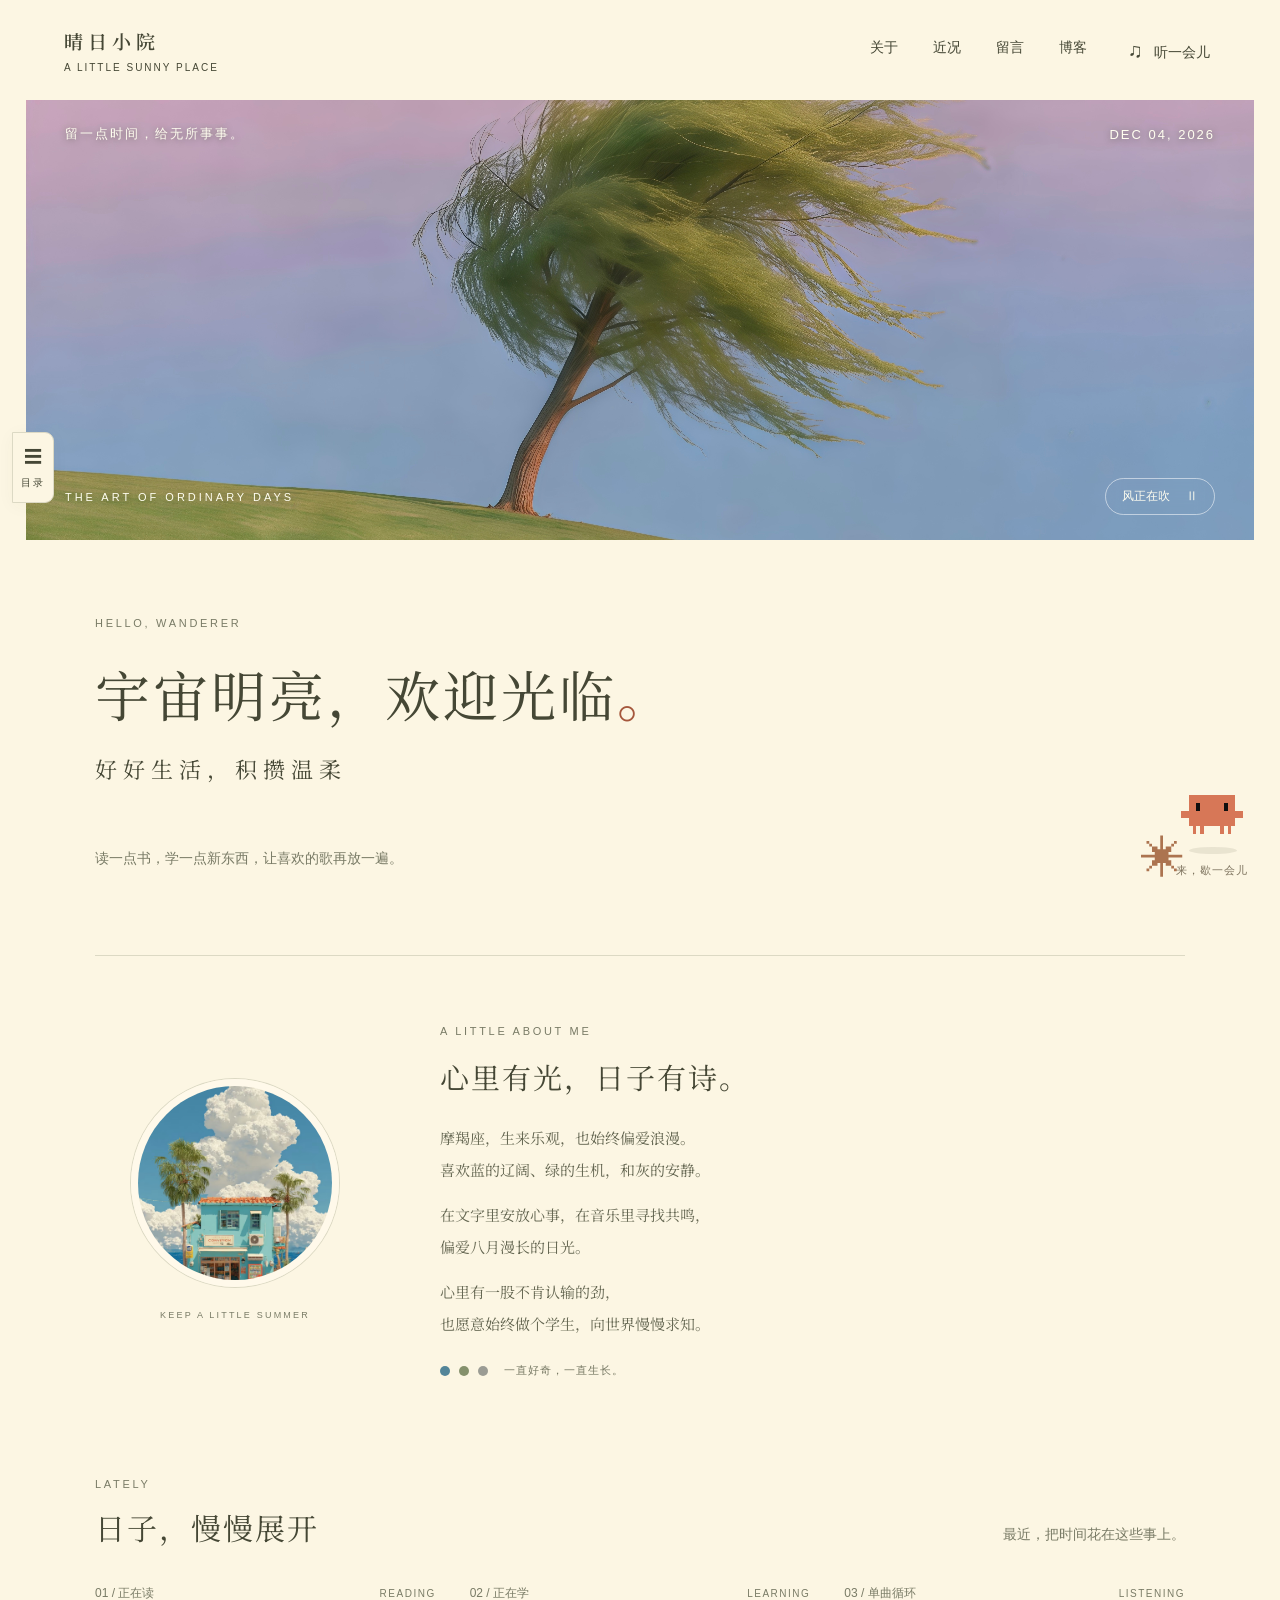
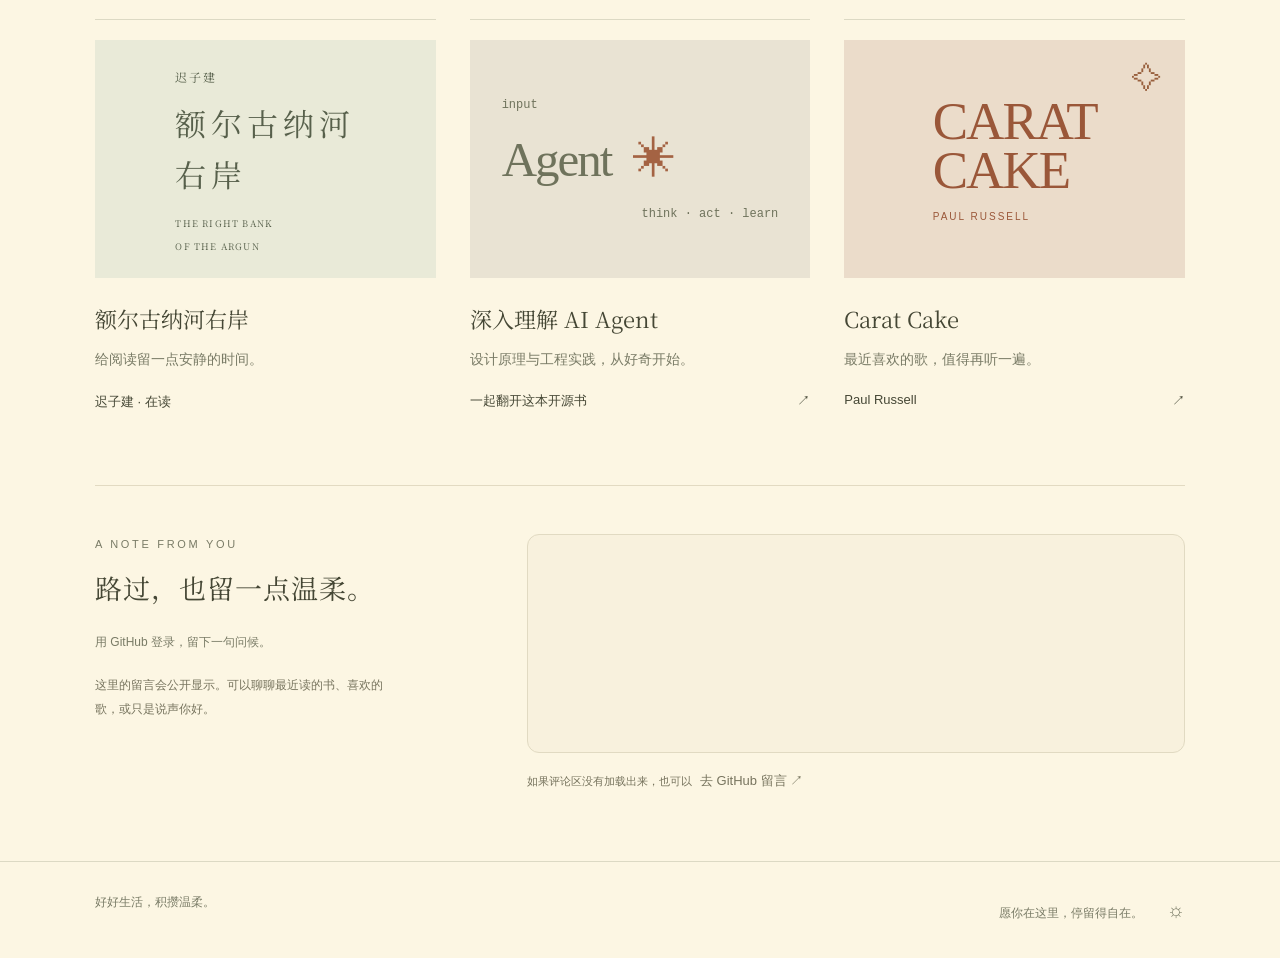
<file: index.html>
<!doctype html>
<html lang="zh-CN"><head><meta charset="UTF-8"><meta name="viewport" content="width=device-width,initial-scale=1"><meta name="theme-color" content="#fcf6e3"><title>宇宙明亮，欢迎光临</title><meta name="description" content="好好生活，积攒温柔。一个有风、有书、有音乐的私人小院。"><link rel="icon" href="data:image/svg+xml,%3Csvg xmlns='http://www.w3.org/2000/svg' viewBox='0 0 32 32'%3E%3Crect width='32' height='32' rx='16' fill='%23fcf6e3'/%3E%3Ccircle cx='16' cy='16' r='7' fill='%23bd643f'/%3E%3C/svg%3E"><link rel="stylesheet" href="style.css"><link rel="preconnect" href="https://fonts.googleapis.com"><link rel="preconnect" href="https://fonts.gstatic.com" crossorigin><link href="https://fonts.googleapis.com/css2?family=Noto+Serif+SC:wght@400;500;600&display=swap" rel="stylesheet"><link rel="stylesheet" href="blog.css?v=nav3"></head>
<body><button class="drawer-toggle" aria-expanded="false" aria-controls="site-drawer" aria-label="展开文章导航">☰<span>目录</span></button><div class="drawer-shade" hidden></div><aside id="site-drawer" class="site-drawer" aria-label="文章导航" hidden><div class="drawer-heading"><span>小院目录</span><button class="drawer-close" aria-label="关闭文章导航">×</button></div><nav><a href="index.html">首页 · 晴日小院</a><a href="blog.html">博客 · 所有文章</a><span class="drawer-label">散文 / ESSAY</span><a href="childhood.html" lang="nb">Savner du barndommen vår?<small>你会怀念我们的童年吗？</small></a></nav><p>把那些不想遗忘的，留在这里。</p></aside><header class="topbar"><a class="wordmark" href="#">晴 日 小 院 <span>A LITTLE SUNNY PLACE</span></a><nav aria-label="主导航"><a href="#about">关于</a><a href="#now">近况</a><a href="#guestbook">留言</a><a class="blog-link" href="blog.html">博客</a><button id="music-toggle" aria-expanded="false" aria-controls="music-panel"><span class="music-icon">♫</span> 听一会儿</button></nav></header>
<main><section class="hero" aria-label="风吹过树梢"><img src="wind-tree.jpg" alt="粉蓝色天空下，风吹过绿色山坡上的一棵树" id="tree-image"><canvas id="wind" aria-hidden="true"></canvas><div class="hero-top"><span>留一点时间，给无所事事。</span><span id="today"></span></div><div class="hero-bottom"><span>THE ART OF ORDINARY DAYS</span><button id="wind-toggle" aria-pressed="true">风正在吹 <span>Ⅱ</span></button></div></section>
<section class="intro"><span class="eyebrow">HELLO, WANDERER</span><h1>宇宙明亮，<br class="mobile-break">欢迎光临<span class="period">。</span></h1><p>好好生活，积攒温柔</p><div class="intro-foot"><span>读一点书，学一点新东西，让喜欢的歌再放一遍。</span><span class="little-sun" aria-hidden="true">✳</span></div></section>
<section id="about" class="about-me" aria-labelledby="about-title"><div class="portrait"><img src="avatar.jpg" alt="蓝天与白云下，海边的蓝绿色小屋" width="928" height="1146"><span>KEEP A LITTLE SUMMER</span></div><div class="about-copy"><span class="eyebrow">A LITTLE ABOUT ME</span><h2 id="about-title">心里有光，日子有诗。</h2><p>摩羯座，生来乐观，也始终偏爱浪漫。<br>喜欢蓝的辽阔、绿的生机，和灰的安静。</p><p>在文字里安放心事，在音乐里寻找共鸣，<br>偏爱八月漫长的日光。</p><p>心里有一股不肯认输的劲，<br>也愿意始终做个学生，向世界慢慢求知。</p><div class="about-colors" aria-label="喜欢蓝色、绿色和灰色"><i></i><i></i><i></i><span>一直好奇，一直生长。</span></div></div></section>
<section id="now" class="now"><div class="section-head"><div><span class="eyebrow">LATELY</span><h2>日子，慢慢展开</h2></div><p>最近，把时间花在这些事上。</p></div><div class="chapters"><article class="chapter"><div class="chapter-label"><span>01 / 正在读</span><span>READING</span></div><div class="book-art" aria-hidden="true"><div class="book"><span>迟子建</span><strong>额尔古纳河<br>右岸</strong><small>THE RIGHT BANK<br>OF THE ARGUN</small></div></div><h3>额尔古纳河右岸</h3><p>给阅读留一点安静的时间。</p><span class="chapter-note">迟子建 · 在读</span></article><article class="chapter"><div class="chapter-label"><span>02 / 正在学</span><span>LEARNING</span></div><div class="learning-art" aria-hidden="true"><span>input</span><div class="agent-word">Agent<span class="orbit">✳</span></div><span class="output">think · act · learn</span></div><h3>深入理解 AI Agent</h3><p>设计原理与工程实践，从好奇开始。</p><a class="text-link" href="https://github.com/bojieli/ai-agent-book#-%E7%94%B5%E5%AD%90%E4%B9%A6" target="_blank" rel="noopener noreferrer">一起翻开这本开源书 <span>↗</span></a></article><article class="chapter"><div class="chapter-label"><span>03 / 单曲循环</span><span>LISTENING</span></div><div class="record-art" aria-hidden="true"><div class="record"><span>CARAT<br>CAKE<small>PAUL RUSSELL</small></span></div><span class="record-star">✧</span></div><h3>Carat Cake</h3><p>最近喜欢的歌，值得再听一遍。</p><a class="text-link" href="https://music.apple.com/us/search?term=Carat%20Cake%20Paul%20Russell" target="_blank" rel="noopener noreferrer">Paul Russell <span>↗</span></a></article></div></section>

<section id="guestbook" class="guestbook" aria-labelledby="guestbook-title"><div class="section-head"><div><span class="eyebrow">A NOTE FROM YOU</span><h2 id="guestbook-title">路过，也留一点温柔。</h2></div><p>用 GitHub 登录，留下一句问候。</p></div><p class="guestbook-hint">这里的留言会公开显示。可以聊聊最近读的书、喜欢的歌，或只是说声你好。</p><div class="comment-paper"><div class="giscus"></div></div><script src="https://giscus.app/client.js" data-repo="eliosteven/eliosteven.github.io" data-repo-id="R_kgDOUhbDpg" data-category="Announcements" data-category-id="DIC_kwDOUhbDps4DF9Qz" data-mapping="pathname" data-strict="1" data-reactions-enabled="1" data-emit-metadata="0" data-input-position="top" data-theme="noborder_light" data-lang="zh-CN" data-loading="lazy" crossorigin="anonymous" async></script><p class="guestbook-fallback">如果评论区没有加载出来，也可以<a class="text-link" href="https://github.com/eliosteven/eliosteven.github.io/discussions" target="_blank" rel="noopener noreferrer">去 GitHub 留言 ↗</a></p></section></main><footer><span>好好生活，积攒温柔。</span><span>愿你在这里，停留得自在。 <span class="footer-sun">☼</span></span></footer>
<aside id="music-panel" hidden><div class="panel-heading"><div><span class="eyebrow">LET THE SUN IN</span><h3>Salió El Sol</h3><p>Catalina · 太阳升起了</p></div><button id="music-close" aria-label="关闭音乐面板">×</button></div><iframe title="在 Apple Music 播放 Catalina 的 Salió El Sol" allow="autoplay *; encrypted-media *; fullscreen *; clipboard-write" sandbox="allow-forms allow-popups allow-same-origin allow-scripts allow-storage-access-by-user-activation" data-src="https://embed.music.apple.com/us/album/sali%C3%B3-el-sol-single/6781563440" height="175"></iframe><p class="music-help">点播放器开始听，完整播放取决于音乐平台的登录与订阅。</p></aside>
<div class="pet-home"><div id="pet-dialog" hidden><button class="pet-close" aria-label="关闭宠物对话">×</button><p id="pet-speech" aria-live="polite">欢迎回来。今天也要好好生活呀。</p><div class="pet-options"><button data-action="pat">摸摸头</button><button data-action="chat">说句话</button><button data-action="rest">一起发呆</button></div></div><button id="pet" aria-label="和 Clawd 互动" aria-expanded="false"><img src="clawd.svg" alt="橙色像素小宠物 Clawd"><span class="pet-shadow"></span></button><span class="pet-caption">来，歇一会儿</span></div><script src="app.js?v=profile2"></script><script src="navigation.js"></script></body></html>
</file>
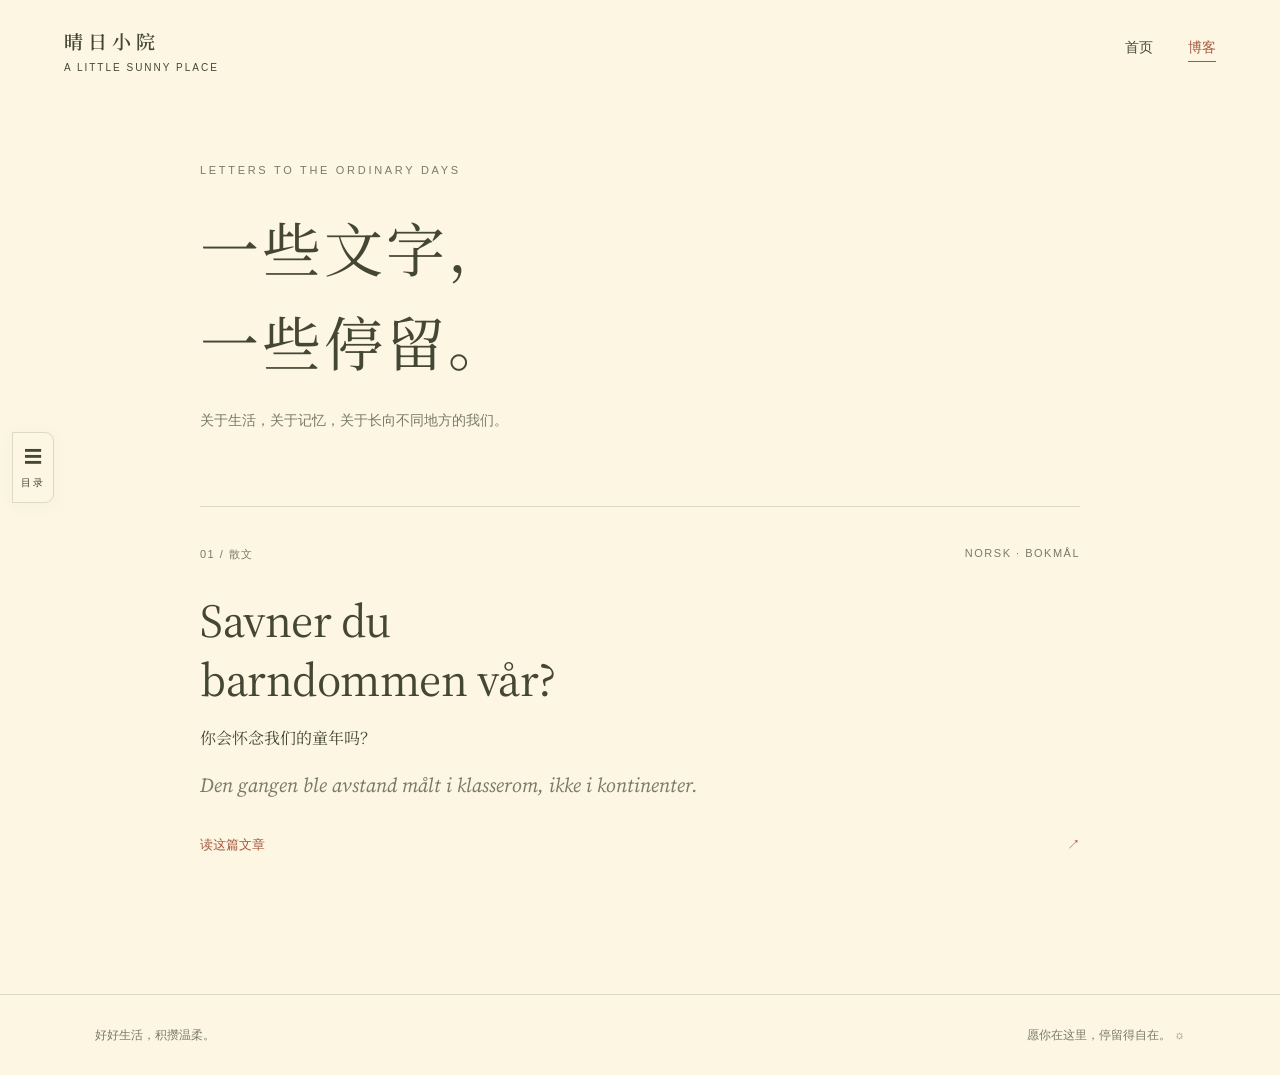
<file: blog.html>
<!doctype html><html lang="zh-CN"><head><meta charset="UTF-8"><meta name="viewport" content="width=device-width,initial-scale=1"><meta name="theme-color" content="#fcf6e3"><title>博客 · 晴日小院</title><meta name="description" content="一些关于生活、记忆与成长的文字。"><link rel="stylesheet" href="style.css"><link rel="stylesheet" href="blog.css?v=nav3"><link rel="preconnect" href="https://fonts.googleapis.com"><link rel="preconnect" href="https://fonts.gstatic.com" crossorigin><link href="https://fonts.googleapis.com/css2?family=Noto+Serif+SC:wght@400;500;600&family=Source+Serif+4:ital,wght@0,400;0,500;1,400&display=swap" rel="stylesheet"></head><body><button class="drawer-toggle" aria-expanded="false" aria-controls="site-drawer" aria-label="展开文章导航">☰<span>目录</span></button><div class="drawer-shade" hidden></div><aside id="site-drawer" class="site-drawer" aria-label="文章导航" hidden><div class="drawer-heading"><span>小院目录</span><button class="drawer-close" aria-label="关闭文章导航">×</button></div><nav><a href="index.html">首页 · 晴日小院</a><a href="blog.html">博客 · 所有文章</a><span class="drawer-label">散文 / ESSAY</span><a href="childhood.html" lang="nb">Savner du barndommen vår?<small>你会怀念我们的童年吗？</small></a></nav><p>把那些不想遗忘的，留在这里。</p></aside><header class="topbar"><a class="wordmark" href="index.html">晴 日 小 院 <span>A LITTLE SUNNY PLACE</span></a><nav aria-label="主导航"><a href="index.html">首页</a><a class="blog-link" aria-current="page" href="blog.html">博客</a></nav></header><main class="blog-main"><header class="blog-intro"><span class="eyebrow">LETTERS TO THE ORDINARY DAYS</span><h1>一些文字，<br>一些停留。</h1><p>关于生活，关于记忆，关于长向不同地方的我们。</p></header><a class="post-card" href="childhood.html"><div class="post-meta">01 / 散文 <span>NORSK · BOKMÅL</span></div><h2 lang="nb">Savner du<br>barndommen vår?</h2><p class="post-chinese">你会怀念我们的童年吗？</p><p class="post-excerpt" lang="nb">Den gangen ble avstand målt i klasserom, ikke i kontinenter.</p><span class="post-read">读这篇文章 <span aria-hidden="true">↗</span></span></a></main><footer><span>好好生活，积攒温柔。</span><span>愿你在这里，停留得自在。 ☼</span></footer><script src="navigation.js"></script></body></html>
</file>
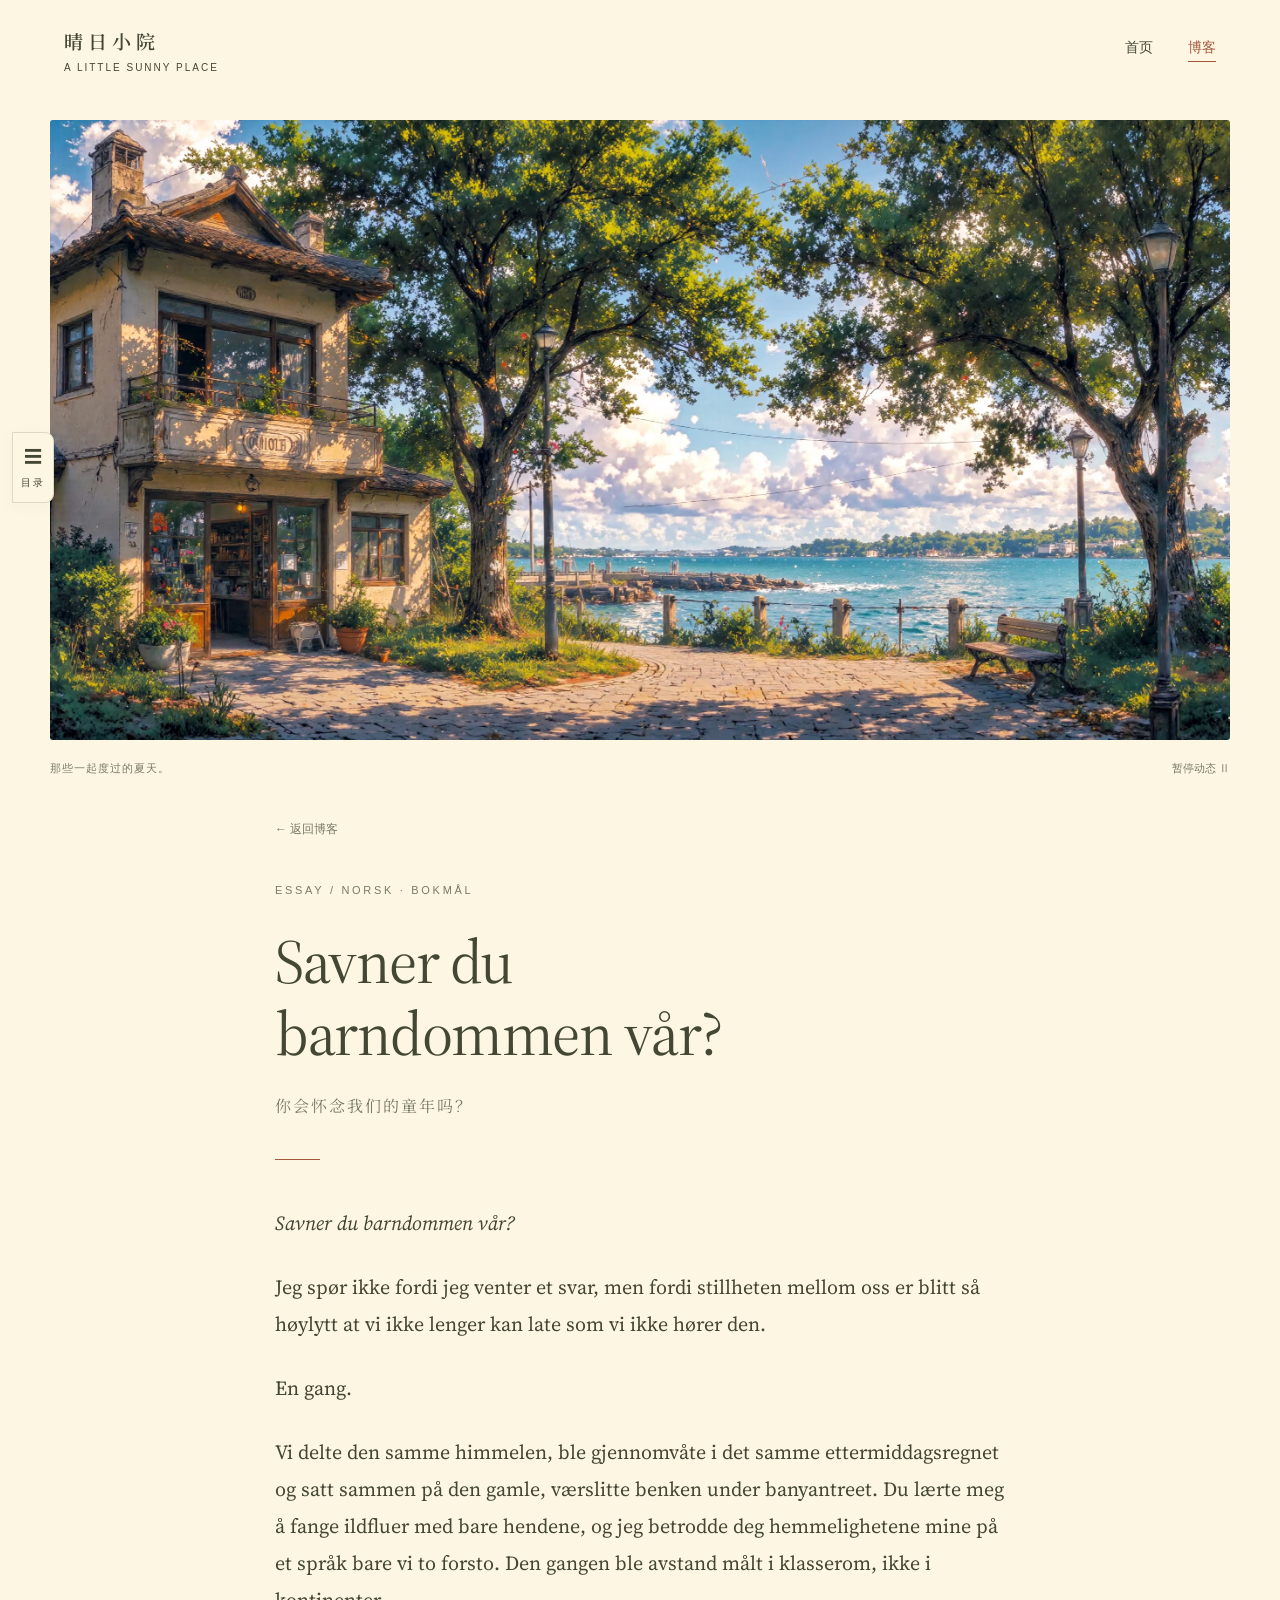
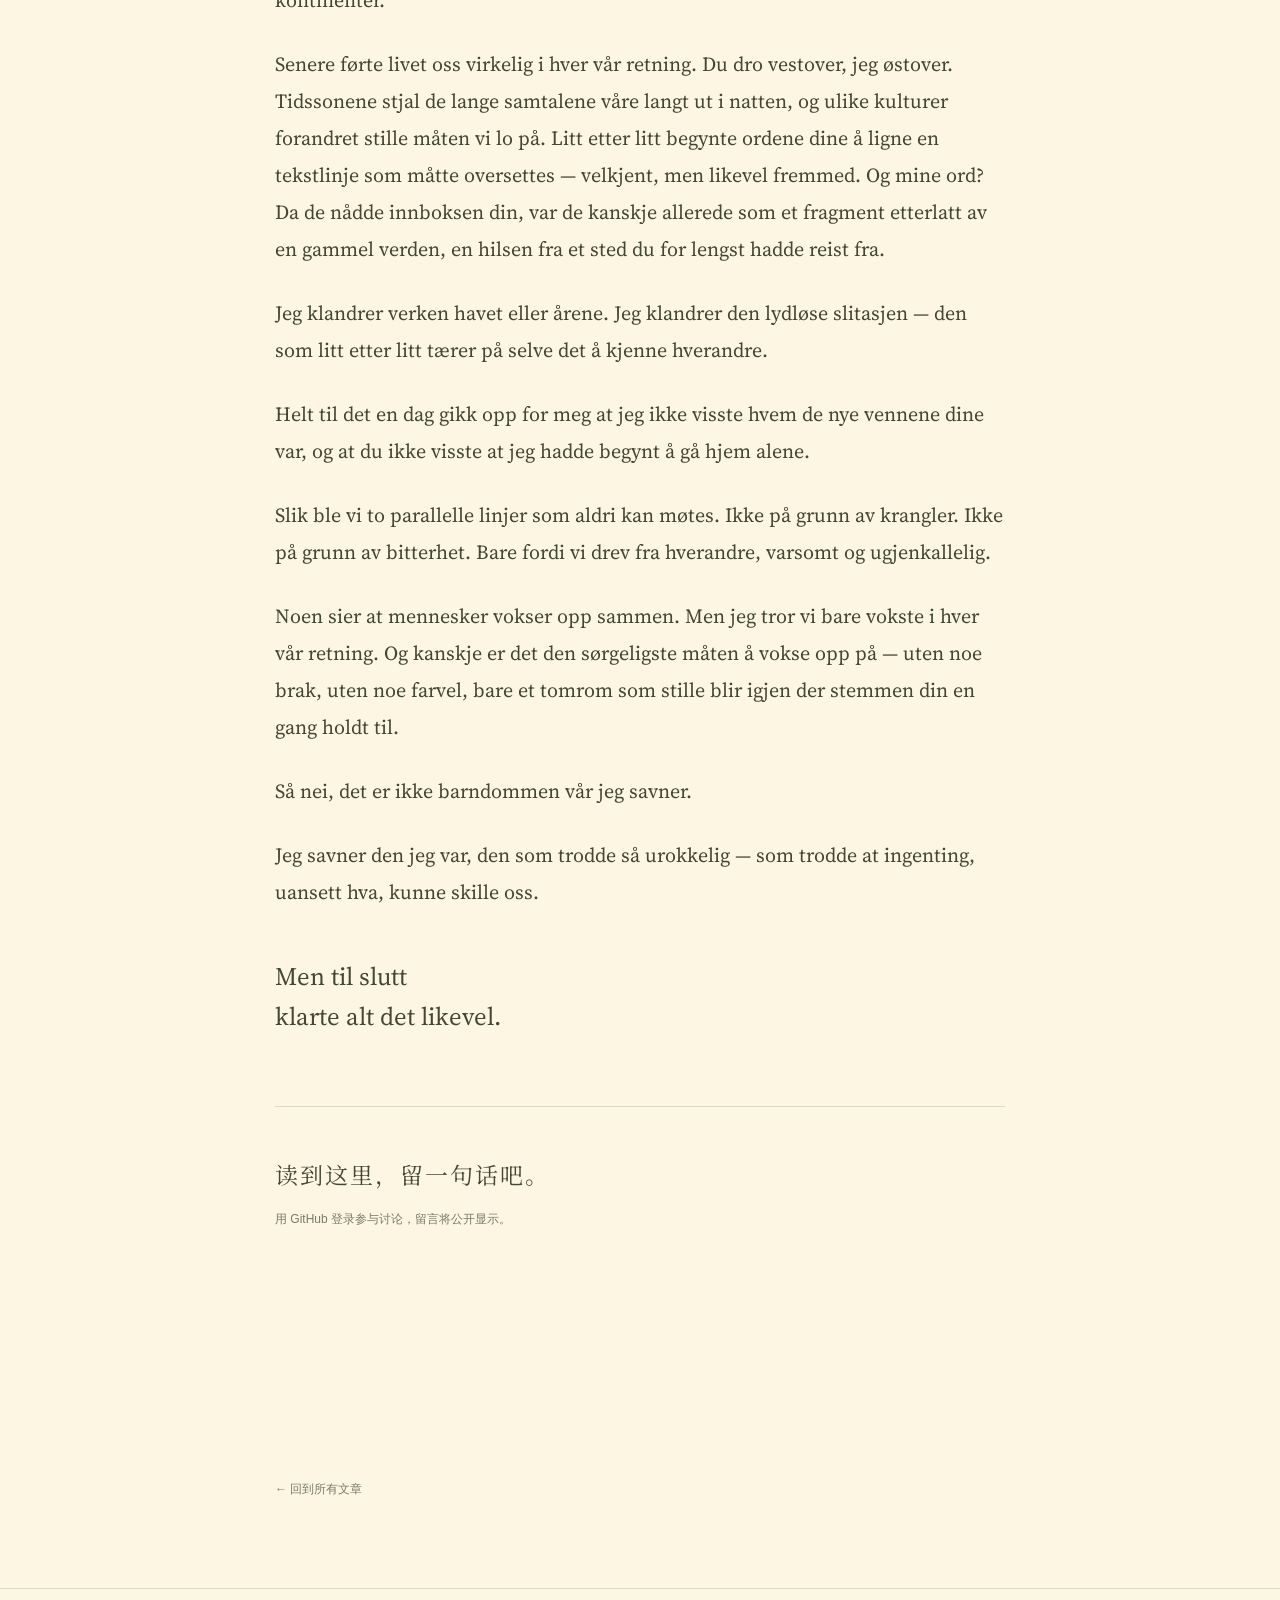
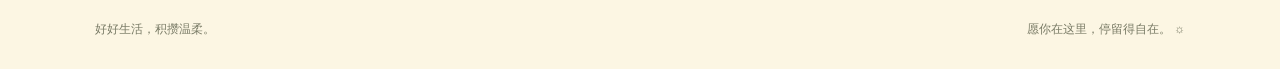
<file: childhood.html>
<!doctype html><html lang="zh-CN"><head><meta charset="UTF-8"><meta name="viewport" content="width=device-width,initial-scale=1"><meta name="theme-color" content="#fcf6e3"><title>Savner du barndommen vår? · 晴日小院</title><meta name="description" content="Den gangen ble avstand målt i klasserom, ikke i kontinenter."><link rel="stylesheet" href="style.css"><link rel="stylesheet" href="blog.css?v=nav3"><link rel="preconnect" href="https://fonts.googleapis.com"><link rel="preconnect" href="https://fonts.gstatic.com" crossorigin><link href="https://fonts.googleapis.com/css2?family=Noto+Serif+SC:wght@400;500;600&family=Source+Serif+4:ital,wght@0,400;0,500;1,400&display=swap" rel="stylesheet"></head><body><button class="drawer-toggle" aria-expanded="false" aria-controls="site-drawer" aria-label="展开文章导航">☰<span>目录</span></button><div class="drawer-shade" hidden></div><aside id="site-drawer" class="site-drawer" aria-label="文章导航" hidden><div class="drawer-heading"><span>小院目录</span><button class="drawer-close" aria-label="关闭文章导航">×</button></div><nav><a href="index.html">首页 · 晴日小院</a><a href="blog.html">博客 · 所有文章</a><span class="drawer-label">散文 / ESSAY</span><a href="childhood.html" lang="nb">Savner du barndommen vår?<small>你会怀念我们的童年吗？</small></a></nav><p>把那些不想遗忘的，留在这里。</p></aside><header class="topbar"><a class="wordmark" href="index.html">晴 日 小 院 <span>A LITTLE SUNNY PLACE</span></a><nav aria-label="主导航"><a href="index.html">首页</a><a class="blog-link" aria-current="true" href="blog.html">博客</a></nav></header><figure class="memory-scene"><div class="memory-image"><img src="childhood-scene.png" alt="夏日海边的老屋、树荫和长椅，阳光穿过树叶洒在石板路上" width="2704" height="1421" fetchpriority="high"><div class="memory-light" aria-hidden="true"></div></div><figcaption><span>那些一起度过的夏天。</span><button class="scene-toggle" aria-pressed="true" aria-label="暂停插图动态">暂停动态 Ⅱ</button></figcaption></figure><main class="article-main"><a class="back-link" href="blog.html">← 返回博客</a><article lang="nb"><header class="article-header"><span class="eyebrow">ESSAY / NORSK · BOKMÅL</span><h1>Savner du<br>barndommen vår?</h1><p lang="zh-CN">你会怀念我们的童年吗？</p><div class="article-rule"></div></header><div class="prose"><p class="opening">Savner du barndommen vår?</p>
<p>Jeg spør ikke fordi jeg venter et svar, men fordi stillheten mellom oss er blitt så høylytt at vi ikke lenger kan late som vi ikke hører den.</p>
<p>En gang.</p>
<p>Vi delte den samme himmelen, ble gjennomvåte i det samme ettermiddagsregnet og satt sammen på den gamle, værslitte benken under banyantreet. Du lærte meg å fange ildfluer med bare hendene, og jeg betrodde deg hemmelighetene mine på et språk bare vi to forsto. Den gangen ble avstand målt i klasserom, ikke i kontinenter.</p>
<p>Senere førte livet oss virkelig i hver vår retning. Du dro vestover, jeg østover. Tidssonene stjal de lange samtalene våre langt ut i natten, og ulike kulturer forandret stille måten vi lo på. Litt etter litt begynte ordene dine å ligne en tekstlinje som måtte oversettes — velkjent, men likevel fremmed. Og mine ord? Da de nådde innboksen din, var de kanskje allerede som et fragment etterlatt av en gammel verden, en hilsen fra et sted du for lengst hadde reist fra.</p>
<p>Jeg klandrer verken havet eller årene. Jeg klandrer den lydløse slitasjen — den som litt etter litt tærer på selve det å kjenne hverandre.</p>
<p>Helt til det en dag gikk opp for meg at jeg ikke visste hvem de nye vennene dine var, og at du ikke visste at jeg hadde begynt å gå hjem alene.</p>
<p>Slik ble vi to parallelle linjer som aldri kan møtes. Ikke på grunn av krangler. Ikke på grunn av bitterhet. Bare fordi vi drev fra hverandre, varsomt og ugjenkallelig.</p>
<p>Noen sier at mennesker vokser opp sammen. Men jeg tror vi bare vokste i hver vår retning. Og kanskje er det den sørgeligste måten å vokse opp på — uten noe brak, uten noe farvel, bare et tomrom som stille blir igjen der stemmen din en gang holdt til.</p>
<p>Så nei, det er ikke barndommen vår jeg savner.</p>
<p>Jeg savner den jeg var, den som trodde så urokkelig — som trodde at ingenting, uansett hva, kunne skille oss.</p>
<p class="ending">Men til slutt<br>klarte alt det likevel.</p></div></article><section class="article-comments" aria-label="文章评论"><h2>读到这里，留一句话吧。</h2><p>用 GitHub 登录参与讨论，留言将公开显示。</p><div class="giscus"></div><script src="https://giscus.app/client.js" data-repo="eliosteven/eliosteven.github.io" data-repo-id="R_kgDOUhbDpg" data-category="Announcements" data-category-id="DIC_kwDOUhbDps4DF9Qz" data-mapping="pathname" data-strict="1" data-reactions-enabled="1" data-emit-metadata="0" data-input-position="top" data-theme="noborder_light" data-lang="zh-CN" data-loading="lazy" crossorigin="anonymous" async></script></section><a class="back-link bottom-back" href="blog.html">← 回到所有文章</a></main><footer><span>好好生活，积攒温柔。</span><span>愿你在这里，停留得自在。 ☼</span></footer><script src="navigation.js"></script><script src="scene.js"></script></body></html>
</file>
<file: style.css>
:root{--paper:#fcf6e3;--ink:#454735;--muted:#797b66;--line:#dcd9c4;--accent:#a5573c;font-family:Arial,"Microsoft YaHei",sans-serif;color:var(--ink);background:var(--paper);font-synthesis:none}*{box-sizing:border-box}html{scroll-behavior:smooth;scroll-padding-top:35px}body{margin:0}button,a,textarea{-webkit-tap-highlight-color:transparent}button,a{color:inherit}button{font:inherit;cursor:pointer}button{background:none;border:0}a{text-decoration:none}a:hover{color:var(--accent)}button:focus-visible,a:focus-visible,textarea:focus-visible{outline:2px solid var(--accent);outline-offset:5px}[hidden]{display:none!important}.topbar{max-width:1440px;margin:auto;padding:27px 5%;display:flex;align-items:center;justify-content:space-between}.wordmark{font-family:"Noto Serif SC",serif;font-size:19px;font-weight:600}.wordmark span{font-family:Arial,sans-serif;font-size:10px;letter-spacing:2px;display:block;margin-top:8px;font-weight:400}.topbar nav{display:flex;align-items:center;gap:35px;font-size:14px}.topbar nav button{font-size:14px}.music-icon{padding-right:7px;font-size:20px}.hero{position:relative;margin:0 2%;height:440px;overflow:hidden;background:#9ba7af}.hero>img,.hero>canvas{position:absolute;inset:0;width:100%;height:100%;object-fit:cover;object-position:center 47%}.hero>canvas{opacity:0;transition:opacity 1s}.hero-top,.hero-bottom{position:absolute;left:3.2%;right:3.2%;display:flex;justify-content:space-between;align-items:center;color:#fffef0;text-shadow:0 1px 6px #38442b80;font-size:13px;letter-spacing:2px}.hero-top{top:25px}.hero-bottom{bottom:25px}.hero-bottom>span{font-size:11px;letter-spacing:3px}.hero-bottom button{color:inherit;border:1px solid #fff8;border-radius:25px;font-size:12px;padding:9px 16px;backdrop-filter:blur(9px)}.hero-bottom button span{margin-left:13px}.intro{max-width:1140px;margin:auto;padding:73px 25px 0}.eyebrow{font-size:11px;letter-spacing:2.7px;color:var(--muted)}h1,h2,h3,.intro>p{font-family:"Noto Serif SC","Songti SC",SimSun,serif;font-weight:400}h1{font-size:clamp(36px,4.3vw,59px);letter-spacing:3px;margin:22px 0 17px;line-height:1.5}.period{color:var(--accent)}.intro>p{font-size:22px;letter-spacing:6px;margin:0}.mobile-break{display:none}.intro-foot{display:flex;justify-content:space-between;align-items:center;margin-top:33px;padding-bottom:55px;border-bottom:1px solid var(--line);color:var(--muted);font-size:14px;line-height:1.9}.little-sun{font-size:44px;color:#ac7450}.now{max-width:1140px;margin:auto;padding:65px 25px 74px}.section-head{display:flex;align-items:end;justify-content:space-between;margin-bottom:36px}h2{font-size:30px;letter-spacing:2px;margin:13px 0 0}.section-head p{font-size:14px;color:var(--muted);margin-bottom:5px}.chapters{display:grid;grid-template-columns:repeat(3,1fr);gap:34px}.chapter{min-width:0}.chapter-label{display:flex;justify-content:space-between;align-items:center;font-size:12px;color:var(--muted);padding-bottom:17px;border-bottom:1px solid var(--line)}.chapter-label>span:last-child{font-size:10px;letter-spacing:1.5px}.book-art,.learning-art,.record-art{height:238px;margin-top:20px;display:flex;align-items:center;justify-content:center;overflow:hidden;background:#e9ead8}.book{width:132px;height:183px;background:#575e4b;color:#f1ead2;box-shadow:7px 10px 13px #39422c25;border-left:5px solid #454d3b;transform:rotate(-8deg);padding:17px 14px;font-family:"Noto Serif SC",serif}.book>span{font-size:10px;letter-spacing:2px}.book strong{font-size:23px;line-height:1.7;font-weight:400;display:block;margin:12px 0}.book small{font-size:7px;letter-spacing:1.2px;line-height:1.5}.learning-art{background:#e9e3d3;flex-direction:column;align-items:flex-start;padding:28px 32px;gap:19px;font-family:monospace;color:#6f735c}.learning-art>span{font-size:12px}.agent-word{font-family:Georgia,serif;font-size:49px;letter-spacing:-2px;display:flex;align-items:center;gap:22px}.orbit{font-size:43px;color:#a46343;display:inline-block;animation:spin 35s linear infinite}.output{align-self:flex-end}.record-art{background:#ebdcca;position:relative}.record{width:186px;height:186px;border-radius:50%;background:repeating-radial-gradient(circle,#30342d 0px,#30342d 2px,#3d4037 3px,#30342d 4px);display:grid;place-items:center;transform:rotate(-15deg);box-shadow:5px 7px 13px #3d332326}.record>span{width:82px;height:82px;border-radius:50%;background:#c97b50;display:flex;align-items:center;justify-content:center;flex-direction:column;font-family:Georgia,serif;color:#fbebc8;font-size:18px;line-height:.95;text-align:center}.record small{font-family:Arial;font-size:6px;letter-spacing:.7px;margin-top:9px}.record-star{position:absolute;right:23px;top:22px;color:#98603e;font-size:44px}.chapter h3{font-size:22px;margin:25px 0 12px}.chapter p{font-size:14px;color:var(--muted);line-height:1.9;margin:0 0 19px}.chapter-note,.text-link{font-size:13px}.text-link{display:flex;justify-content:space-between}.moments{max-width:1090px;margin:0 auto 78px;border-top:1px solid var(--line);padding-top:57px;display:grid;grid-template-columns:1fr 1.25fr;gap:70px}.moment-heading h2{line-height:1.8;margin-top:15px}.moment-heading p{font-size:14px;line-height:2;color:var(--muted)}.notebook{padding:27px 29px;background:#f3ecd6;border:1px solid #e7dfc8}label{display:flex;justify-content:space-between;font-size:14px}label span{font-size:12px;color:var(--muted)}textarea{resize:vertical;border:0;border-bottom:1px solid #d7d0bb;background:transparent;font:16px/2 "Noto Serif SC",serif;width:100%;padding:22px 0 16px;min-height:115px;color:var(--ink);border-radius:0}textarea::placeholder{color:#96917e}.note-actions{display:flex;align-items:center;justify-content:space-between;margin-top:19px;gap:10px}.note-actions>span{font-size:12px;color:var(--muted)}.note-actions button{font-size:13px;padding:8px 0}.note-actions button span{margin-left:12px}#notes{font-size:14px;line-height:1.9}#notes article{border-top:1px dashed #d3cbb4;margin-top:19px;padding-top:14px;display:flex;align-items:start;gap:15px}#notes article p{white-space:pre-wrap;overflow-wrap:anywhere;margin:3px 0}#notes time{font-size:11px;color:var(--muted)}#notes article>div{flex:1}#notes article button{color:var(--muted);font-size:18px}footer{border-top:1px solid var(--line);padding:28px max(5%,calc((100vw - 1090px)/2));display:flex;justify-content:space-between;color:var(--muted);font-size:12px;gap:15px;line-height:2}.footer-sun{margin-left:20px;font-size:20px}#music-panel{position:fixed;z-index:10;right:30px;top:85px;width:365px;max-width:calc(100vw - 32px);padding:24px;background:var(--paper);border:1px solid var(--line);box-shadow:0 15px 55px #30352826}.panel-heading{display:flex;justify-content:space-between}.panel-heading h3{font-size:25px;margin:13px 0 7px}.panel-heading p{font-size:13px;color:var(--muted)}.panel-heading button{align-self:flex-start;font-size:24px}iframe{width:100%;border:0;margin-top:10px;border-radius:10px}.music-help{font-size:12px;line-height:1.8;color:var(--muted)}.pet-home{position:fixed;bottom:22px;right:25px;z-index:8;text-align:center}#pet{display:block;position:relative;margin:auto;width:86px;height:83px;padding:6px 7px}#pet img{width:70px;height:64px;object-fit:contain;image-rendering:pixelated;animation:breathe 3s ease-in-out infinite;position:relative;z-index:1}.pet-shadow{position:absolute;width:48px;height:7px;border-radius:50%;background:#4547351a;bottom:6px;left:20px}.pet-caption{font-size:11px;letter-spacing:1px;color:#7d735e}#pet-dialog{text-align:left;position:absolute;bottom:110px;right:0;width:266px;background:var(--paper);padding:21px;border:1px solid #d8d2bb;box-shadow:0 7px 30px #45473515;border-radius:3px}#pet-speech{font-family:"Noto Serif SC",serif;font-size:15px;line-height:1.9;margin:0 0 18px;padding-right:10px}.pet-close{position:absolute;right:8px;top:6px;font-size:18px;color:var(--muted)}.pet-options{display:flex;gap:6px}.pet-options button{font-size:12px;padding:7px;background:#eee6d0;border-radius:3px}#pet.happy img{animation:hop .38s ease-in-out 3}#pet.resting img{animation:none;transform:translateY(7px) rotate(-8deg)}@keyframes breathe{50%{transform:translateY(-4px)}}@keyframes hop{50%{transform:translateY(-17px) rotate(6deg)}}@keyframes spin{to{transform:rotate(360deg)}}@media(min-width:1500px){.hero{height:510px;max-width:1536px;margin:auto}}@media(max-width:760px){.topbar{padding:23px 6%}.wordmark{font-size:16px}.wordmark span{font-size:8px}.topbar nav{gap:20px}.topbar nav>a{display:none}.hero{height:340px;margin:0 3%}.hero>img{object-position:57% center}.hero-top,.hero-bottom{left:6%;right:6%;font-size:11px}.hero-top>span:last-child{display:none}.hero-bottom>span{font-size:8px;letter-spacing:1px}.intro{padding:43px 7% 0}h1{font-size:35px;letter-spacing:1px}.intro>p{font-size:18px;letter-spacing:4px}.intro-foot{font-size:13px;gap:22px;padding-bottom:33px}.little-sun{font-size:32px}.now{padding:40px 7%}.section-head{display:block}.section-head p{margin-top:18px}.chapters{grid-template-columns:1fr;gap:39px}.chapter{display:grid;grid-template-columns:116px 1fr;column-gap:22px}.chapter-label{grid-column:1/-1;margin-bottom:17px}.book-art,.learning-art,.record-art{grid-row:2/5;height:150px;margin:0}.book{transform:scale(.68) rotate(-8deg);flex-shrink:0}.learning-art{padding:15px 10px;gap:12px}.agent-word{font-size:26px;gap:2px}.orbit{font-size:20px}.learning-art>span{font-size:9px}.record{width:106px;height:106px;flex-shrink:0}.record>span{width:50px;height:50px;font-size:12px}.record small{font-size:4px;margin-top:5px}.record-star{font-size:25px;right:1px;top:5px}.chapter h3{font-size:20px;margin:9px 0}.chapter p{font-size:13px;margin:0 0 10px}.text-link,.chapter-note{font-size:12px}.moments{margin:5px 7% 47px;padding-top:37px;grid-template-columns:1fr;gap:23px}.moment-heading h2{font-size:28px}.moment-heading h2 br{display:none}.notebook{padding:21px 18px}.note-actions{align-items:flex-start;flex-direction:column;gap:5px}footer{padding:22px 7% 100px;display:block}footer>span{display:block}.pet-home{right:15px;bottom:15px}#music-panel{right:16px;top:80px}}@media(prefers-reduced-motion:reduce){html{scroll-behavior:auto}*,*::before,*::after{animation:none!important;transition:none!important}}

/* Typographic chapter plates. */
.book{width:auto;height:auto;border:0;box-shadow:none;transform:none;background:transparent;color:#57604b;padding:20px}.book>span{font-size:12px}.book strong{font-size:31px;line-height:1.65;letter-spacing:5px;margin:10px 0}.book small{font-size:9px}.record{width:auto;height:auto;border-radius:0;background:none;box-shadow:none;transform:none}.record>span{width:auto;height:auto;border-radius:0;background:none;color:#9a5739;font-size:53px;letter-spacing:-2px;line-height:.92;text-align:left;align-items:start}.record small{font-size:10px;letter-spacing:2px;margin-top:17px}.record-star{font-size:30px}@media(max-width:760px){.book{padding:10px}.book strong{font-size:20px;letter-spacing:2px}.book>span{font-size:9px}.book small{font-size:6px}.record>span{font-size:31px;letter-spacing:-1px}.record small{font-size:6px;letter-spacing:.6px}.record-star{display:none}}
.click-ripple{position:fixed;z-index:1000;width:160px;height:160px;margin:-80px 0 0 -80px;pointer-events:none;border-radius:50%;border:1px solid rgba(131,151,139,.48);background:radial-gradient(circle,transparent 47%,rgba(180,201,184,.11) 65%,rgba(255,255,241,.32) 69%,transparent 73%);box-shadow:inset 0 0 13px rgba(255,255,245,.26),0 0 8px rgba(169,184,160,.09);animation:water-ripple 1.4s cubic-bezier(.16,.65,.3,1) forwards}.click-ripple::after{content:'';position:absolute;inset:19%;border:1px solid rgba(145,161,141,.28);border-radius:50%;box-shadow:0 0 5px rgba(255,255,241,.5)}@keyframes water-ripple{0%{transform:scale(.06);opacity:0}10%{opacity:.85}65%{opacity:.35}100%{transform:scale(1.25);opacity:0}}#note-status:empty{display:none}.note-actions:has(#note-status:empty){justify-content:flex-end}@media(prefers-reduced-motion:reduce){.click-ripple{display:none}}
/* Keep the focus treatment inside the writing area, clear of its label. */
.notebook{border-radius:10px;border-color:#e2dac2;box-shadow:0 3px 14px rgba(90,78,42,.025)}
#note-form label{align-items:baseline;gap:16px;line-height:1.7}
#note{display:block;margin-top:16px;padding:16px 18px;min-height:142px;border:1px solid #d5cdb4;border-radius:7px;background:rgba(255,253,243,.42);line-height:2;transition:border-color .2s,box-shadow .2s,background-color .2s}
#note:focus,#note:focus-visible{outline:none;outline-offset:0;border-color:#85896b;background:rgba(255,253,243,.72);box-shadow:0 0 0 3px rgba(133,137,107,.13)}
@media(forced-colors:active){#note:focus-visible{outline:2px solid Highlight;outline-offset:2px}}

.guestbook{padding:68px 0 48px;border-top:1px solid #e2dac2;scroll-margin-top:32px}.guestbook-hint,.guestbook-fallback{font-size:13px;line-height:1.9;color:#77745e}.guestbook-hint{margin:0 0 28px}.guestbook-fallback{margin-top:24px}.guestbook-fallback a{margin-left:8px}.giscus{min-height:180px}@media(max-width:760px){.guestbook{padding:44px 0 28px}.guestbook .section-head{align-items:start;gap:12px;flex-direction:column}.guestbook h2{font-size:26px}.topbar nav{gap:12px}}
</file>
<file: blog.css>
.topbar nav>a{border-bottom:1px solid transparent;padding-bottom:4px}.topbar nav>a:hover,.topbar nav>a:focus-visible,.topbar nav>a[aria-current]{border-bottom-color:var(--accent);color:var(--accent)}.drawer-toggle{position:fixed;left:12px;top:48%;z-index:21;width:42px;padding:12px 7px;background:var(--paper);border:1px solid var(--line);border-radius:0 9px 9px 0;box-shadow:0 3px 18px #4547350a;font-size:18px}.drawer-toggle span{display:block;font-size:10px;margin-top:7px;letter-spacing:2px}.site-drawer{position:fixed;left:0;top:0;bottom:0;width:min(330px,85vw);padding:32px 28px;background:var(--paper);z-index:31;border-right:1px solid var(--line);overflow-y:auto;box-shadow:10px 0 50px #45473512}.drawer-shade{position:fixed;inset:0;z-index:30;background:#30352848}.drawer-heading{display:flex;align-items:center;justify-content:space-between;font-family:"Noto Serif SC",serif;font-size:20px;padding-bottom:25px;border-bottom:1px solid var(--line)}.drawer-close{font-size:28px;padding:4px 10px}.site-drawer nav{display:flex;flex-direction:column;gap:23px;margin-top:30px}.site-drawer nav a{line-height:1.7;font-size:15px}.site-drawer small{display:block;font-size:12px;color:var(--muted);margin-top:7px}.drawer-label{font-size:10px;letter-spacing:2px;color:var(--muted);margin-top:20px}.site-drawer>p{margin-top:70px;font-size:12px;line-height:2;color:var(--muted)}.site-drawer a[aria-current=page]{color:var(--accent)}.blog-main{max-width:1020px;margin:auto;padding:60px 70px 110px;min-height:75vh}.blog-intro{padding-bottom:58px;border-bottom:1px solid var(--line)}.blog-intro h1{font-size:clamp(38px,5vw,59px);line-height:1.6}.blog-intro>p{font-size:14px;line-height:2;color:var(--muted)}.post-card{display:block;padding:40px 0 30px}.post-meta{display:flex;justify-content:space-between;font-size:11px;letter-spacing:1.5px;color:var(--muted)}.post-card h2{font-family:"Source Serif 4",Georgia,serif;font-size:clamp(32px,4vw,47px);line-height:1.25;letter-spacing:-.5px;margin:30px 0 17px}.post-chinese{font-family:"Noto Serif SC",serif;font-size:16px}.post-excerpt{font-family:"Source Serif 4",Georgia,serif;font-style:italic;font-size:20px;line-height:1.6;color:var(--muted);max-width:530px}.post-read{display:flex;justify-content:space-between;font-size:13px;margin-top:35px;color:var(--accent)}.article-main{max-width:870px;margin:auto;padding:45px 70px 90px}.back-link{font-size:12px;color:var(--muted)}.article-header{margin:60px 0 45px}.article-header h1{font-family:"Source Serif 4",Georgia,serif;font-size:clamp(37px,5vw,62px);letter-spacing:-1.5px;line-height:1.16;margin:28px 0 24px;overflow-wrap:break-word}.article-header>p{font-family:"Noto Serif SC",serif;font-size:16px;color:var(--muted);letter-spacing:2px}.article-rule{width:45px;border-top:1px solid var(--accent);margin-top:42px}.prose{font-family:"Source Serif 4",Georgia,serif;font-size:20px;line-height:1.85;hyphens:auto;overflow-wrap:break-word}.prose p{margin:0 0 27px}.prose .opening{font-style:italic}.prose .ending{font-size:25px;line-height:1.6;margin-top:45px}.article-comments{border-top:1px solid var(--line);margin-top:70px;padding-top:35px}.article-comments h2{font-size:23px;line-height:1.7}.article-comments>p{font-size:12px;line-height:1.8;color:var(--muted);margin:15px 0 30px}.bottom-back{display:inline-block;margin-top:40px}.guestbook{max-width:1090px;margin:auto;padding-left:25px;padding-right:25px}@media(max-width:760px){.topbar nav>a.blog-link{display:block}.blog-main{padding:40px 30px 65px}.article-main{padding:30px 30px 60px}.article-header{margin-top:42px}.prose{font-size:18px;line-height:1.85}.drawer-toggle{left:0;width:24px;padding:10px 2px;font-size:15px}.drawer-toggle span{font-size:9px;letter-spacing:0}.post-meta{font-size:9px}.blog-intro{padding-bottom:30px}.guestbook{margin:0 7%;padding-left:0;padding-right:0}}
/* Shared content measure: profile, latest chapters and guestbook align. */
.about-me{max-width:1140px;margin:0 auto;padding:65px 25px 58px;display:grid;grid-template-columns:280px 1fr;gap:65px;align-items:center;scroll-margin-top:40px}.portrait{text-align:center}.portrait img{display:block;width:208px;height:208px;border-radius:50%;object-fit:cover;object-position:50% 60%;margin:auto;border:7px solid #fff9ea;box-shadow:0 0 0 1px #dcd9c4}.portrait>span{display:block;margin-top:23px;font-size:9px;letter-spacing:2.2px;color:var(--muted)}.about-copy h2{margin:17px 0 25px;font-size:29px;letter-spacing:2px}.about-copy p{font-family:"Noto Serif SC",serif;font-size:15px;line-height:2.1;margin:0 0 14px;color:#646651}.about-colors{display:flex;align-items:center;gap:9px;margin-top:24px}.about-colors i{width:10px;height:10px;border-radius:50%;background:#538598}.about-colors i:nth-child(2){background:#85916c}.about-colors i:nth-child(3){background:#9b9c94}.about-colors span{font-size:11px;color:var(--muted);margin-left:7px;letter-spacing:1px}.now{padding-top:38px}.guestbook{width:calc(100% - 50px);max-width:1090px;margin:0 auto 68px;padding:48px 0 0;display:grid;grid-template-columns:minmax(230px,.8fr) minmax(0,1.4fr);column-gap:56px;align-items:start}.guestbook .section-head{display:block;margin:0;grid-column:1;grid-row:1}.guestbook .section-head h2{font-size:27px;line-height:1.7;letter-spacing:1px}.guestbook .section-head p{font-size:12px;margin-top:20px;line-height:1.9}.guestbook-hint{grid-column:1;grid-row:2;margin:15px 0 0;max-width:300px;font-size:12px;line-height:2}.comment-paper{grid-column:2;grid-row:1 / span 3;min-width:0;border:1px solid #e1dac2;border-radius:12px;background:#f8f1dd;padding:22px 20px 15px}.comment-paper iframe{margin-top:0}.guestbook-fallback{grid-column:2;margin:16px 0 0;font-size:11px}.guestbook-fallback a{display:inline}.memory-scene{max-width:1200px;width:calc(100% - 100px);margin:20px auto 0}.memory-image{position:relative;overflow:hidden;aspect-ratio:2704/1421;background:#d3ddcb;border-radius:3px;isolation:isolate}.memory-image img{display:block;width:100%;height:100%;object-fit:cover;animation:summer-drift 24s ease-in-out infinite alternate;transform-origin:55% 45%}.memory-light{position:absolute;inset:-15%;pointer-events:none;background:radial-gradient(ellipse at 70% 25%,#fff4c738,transparent 42%),radial-gradient(ellipse at 32% 65%,#f9edb618,transparent 35%);mix-blend-mode:soft-light;animation:summer-light 12s ease-in-out infinite alternate}.memory-scene figcaption{display:flex;align-items:center;justify-content:space-between;margin-top:13px;font-size:11px;color:var(--muted);letter-spacing:1px}.scene-toggle{font-size:11px;padding:8px 0 8px 15px}.memory-scene.is-still *{animation-play-state:paused!important}.memory-scene+.article-main{padding-top:35px}.memory-scene+.article-main .article-header{margin-top:42px}@keyframes summer-drift{from{transform:scale(1.015) translate(-.3%,0)}to{transform:scale(1.055) translate(.45%,.3%)}}@keyframes summer-light{from{transform:translate(-2%,-1%);opacity:.45}to{transform:translate(2%,1%);opacity:.85}}@media(max-width:760px){.about-me{padding:44px 7% 35px;grid-template-columns:1fr;gap:32px}.portrait img{width:164px;height:164px}.portrait>span{margin-top:17px}.about-copy h2{font-size:25px}.about-copy p{font-size:14px}.guestbook{display:block;width:auto;margin:0 7% 45px;padding-top:35px}.guestbook .section-head h2{font-size:25px}.guestbook-hint{max-width:none;margin-bottom:25px}.comment-paper{padding:14px 10px 8px}.memory-scene{width:calc(100% - 40px);margin-top:10px}.memory-image{aspect-ratio:1.5}.memory-scene figcaption{font-size:10px;letter-spacing:0}.memory-scene+.article-main{padding-top:25px}}
</file>
